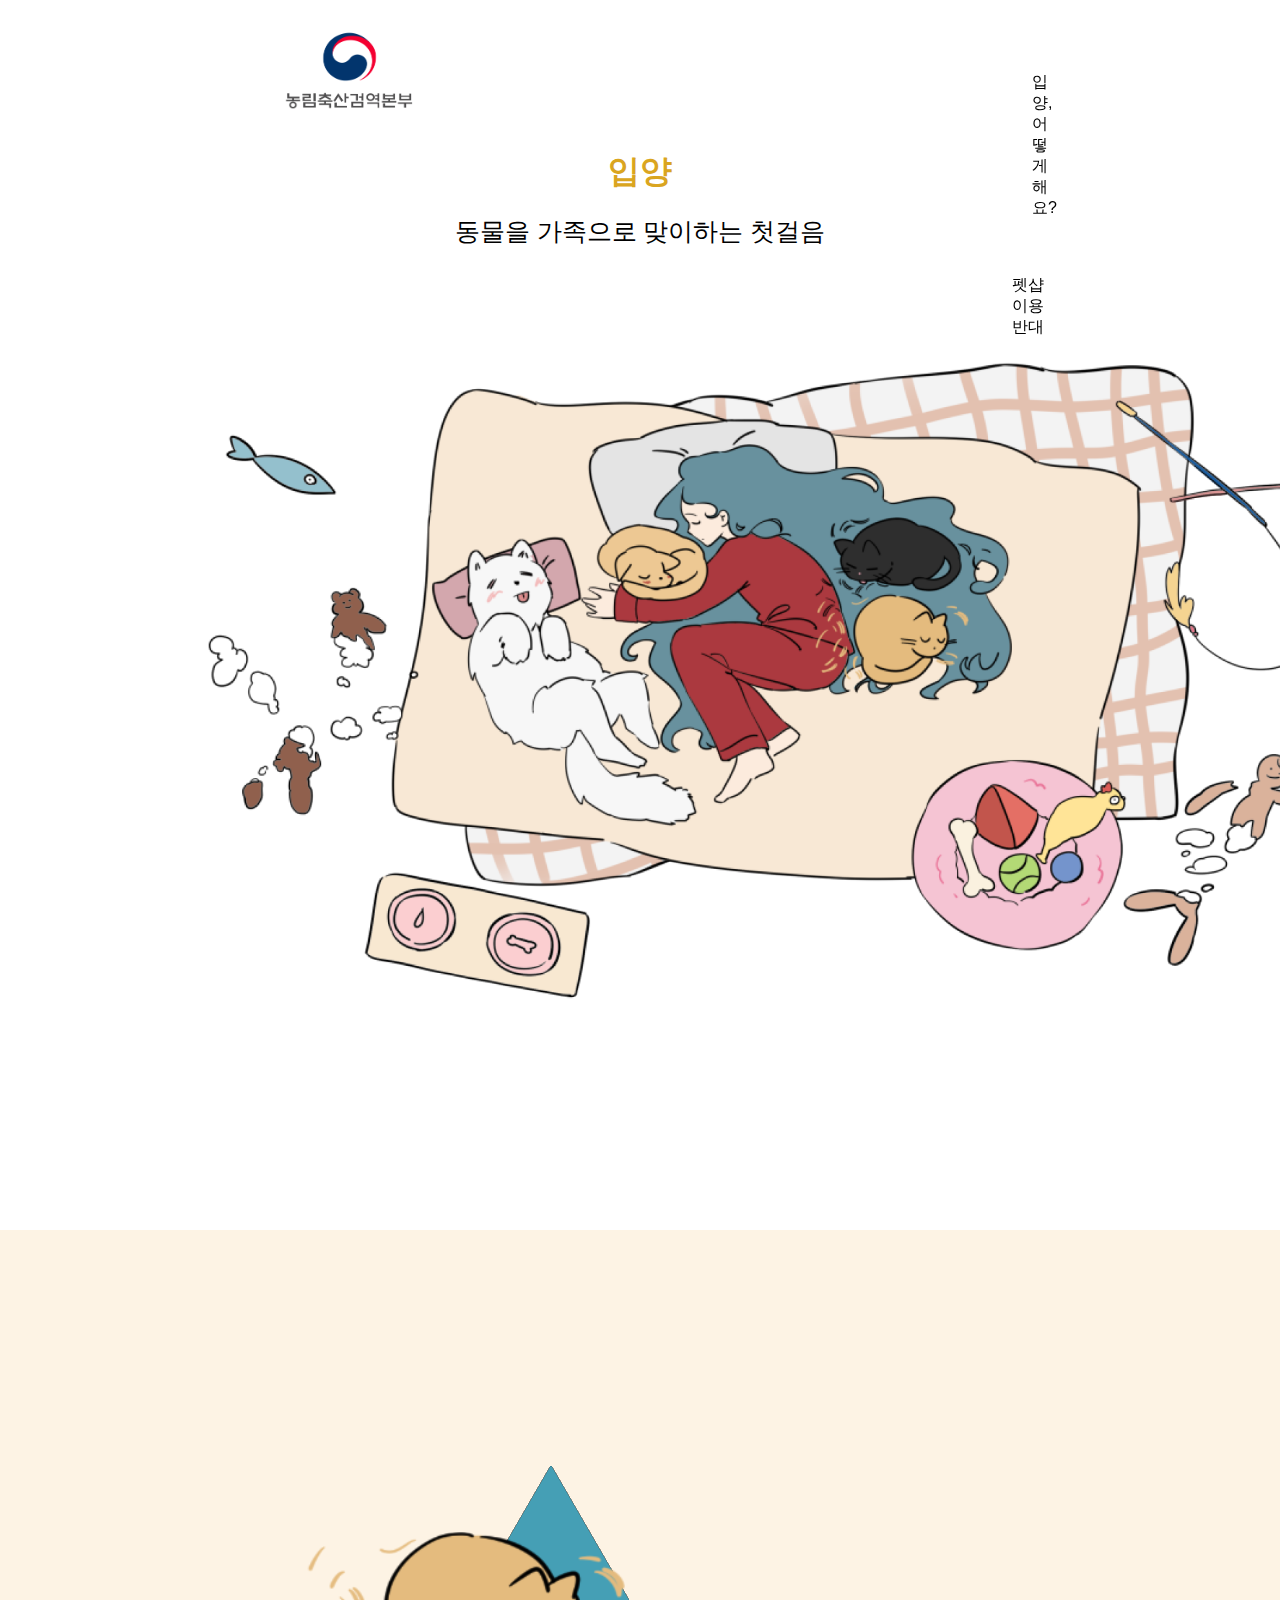
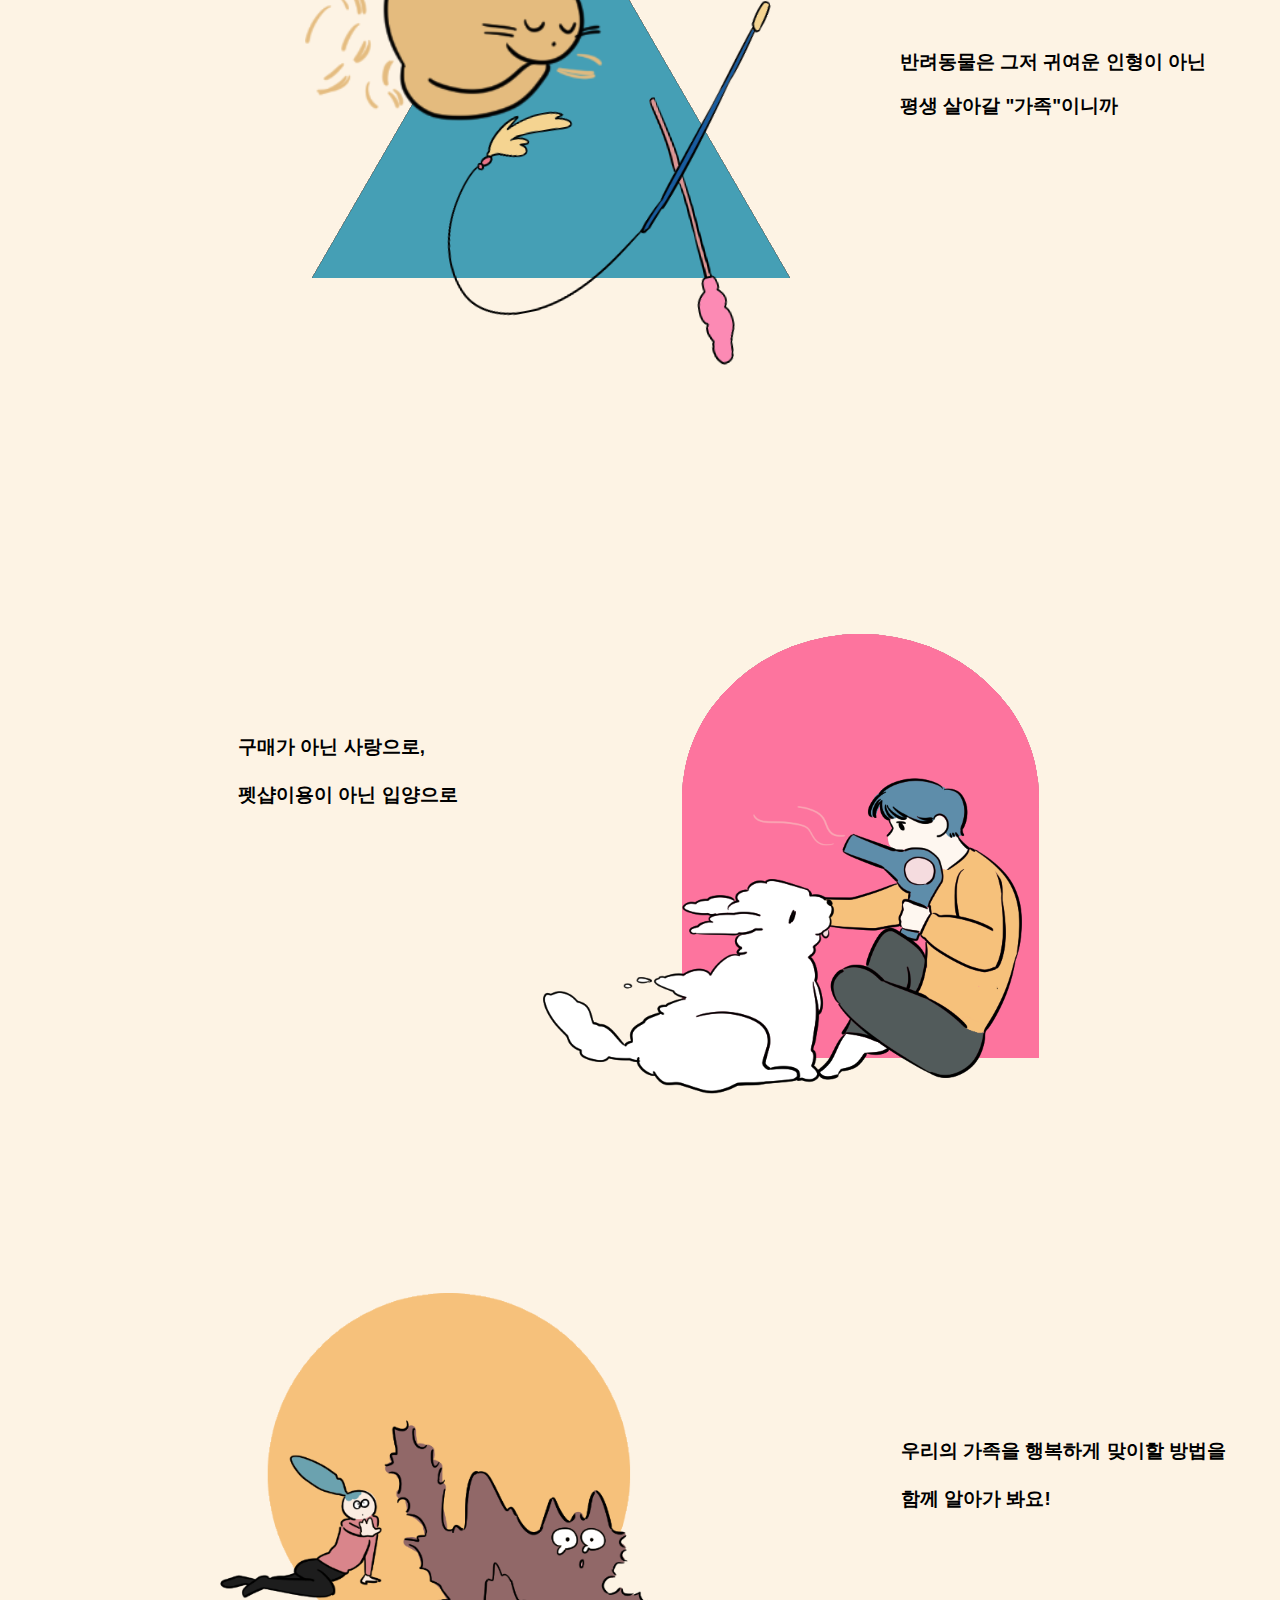
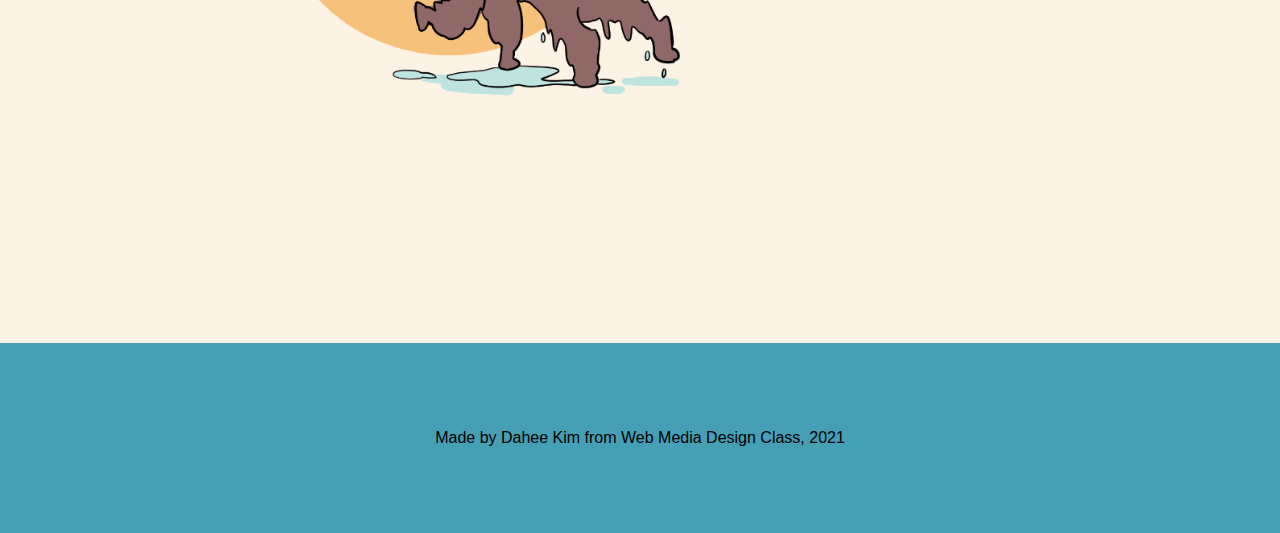
<file: index.html>
<!DOCTYPE html>
<html lang="ko">
<head>
  <meta charset="UTF-8">
  <meta http-equiv="X-UA-Compatible" content="IE=edge">
  <meta name="viewport" content="width=device-width, initial-scale=1.0">
  <title>농림축산검역본부와 함께하는 입양</title>
  <link rel="stylesheet" href="./main.css">
</head>
<body>
  <div class="header">
   <div class="header-out">
    <div class="header in" style="position:relative;" > 
      <nav>
        <a href="./index.html" class="main">
          <img src="./img/main_img/농림축산 로고.png"   class="logo"       alt="logo">
        </a>
        <ul>
           <li class="list1">
            <a href="./sub2.html">입양,어떻게 해요?</a>
          </li>
          <li>       
            <a href="./sub1.html">펫샵 이용 반대</a>
          </li>

        </ul>

      </nav>
    
    </div>
   
  </div>

  <div class="section1">
    <div class="introtext" style="color: goldenrod;">
    <h1>입양</h1> 
   </div>
   <div class="introtext2"  >
     동물을 가족으로 맞이하는 첫걸음
   </div>
   <div class="intro img">
     <img src="./img/main_img/intro1.png"   alt="intro1">
  </div>
  </div>

<div class="section2" >
 <div class="stn02">
  <img src="./img/main_img/1.png"  class="stn2-1"alt="img01">
 </div>
 <div class="txt1">
  <p class="txt1-1"><h3>반려동물은 그저 귀여운 인형이 아닌</h3></p>
  <p class="txt1-2"><h3>평생 살아갈 "가족"이니까</h3></p>
</div>
 </div>

 <div class="section3" >
  <div class="txt2">
    <p class="txt2-1">
     <h3>구매가 아닌 사랑으로, <br><br>
      펫샵이용이 아닌 입양으로</h3> 
    </p>
  </div>

 <div class="sen3">
   <img src="./img/main_img/2.png"   class="stn3"    alt="img02">
 </div>
 </div>

 <div class="section4">
   <img src="./img/main_img/3.png"  class="stn4"   alt="img03">
   <div class="txt3">
     <p class="txt3-1">
       <h3>우리의 가족을 행복하게 맞이할 방법을 
       <br> <br> 
       함께 알아가 봐요!</h3>
     </p>
   </div>
 </div>

  <div class="footer">
    <div class="fottext">
      <p class="foot">
        Made by Dahee Kim from Web Media Design Class, 2021

      </p>
    </div>

  </div>
    
</body>
</html>
</file>
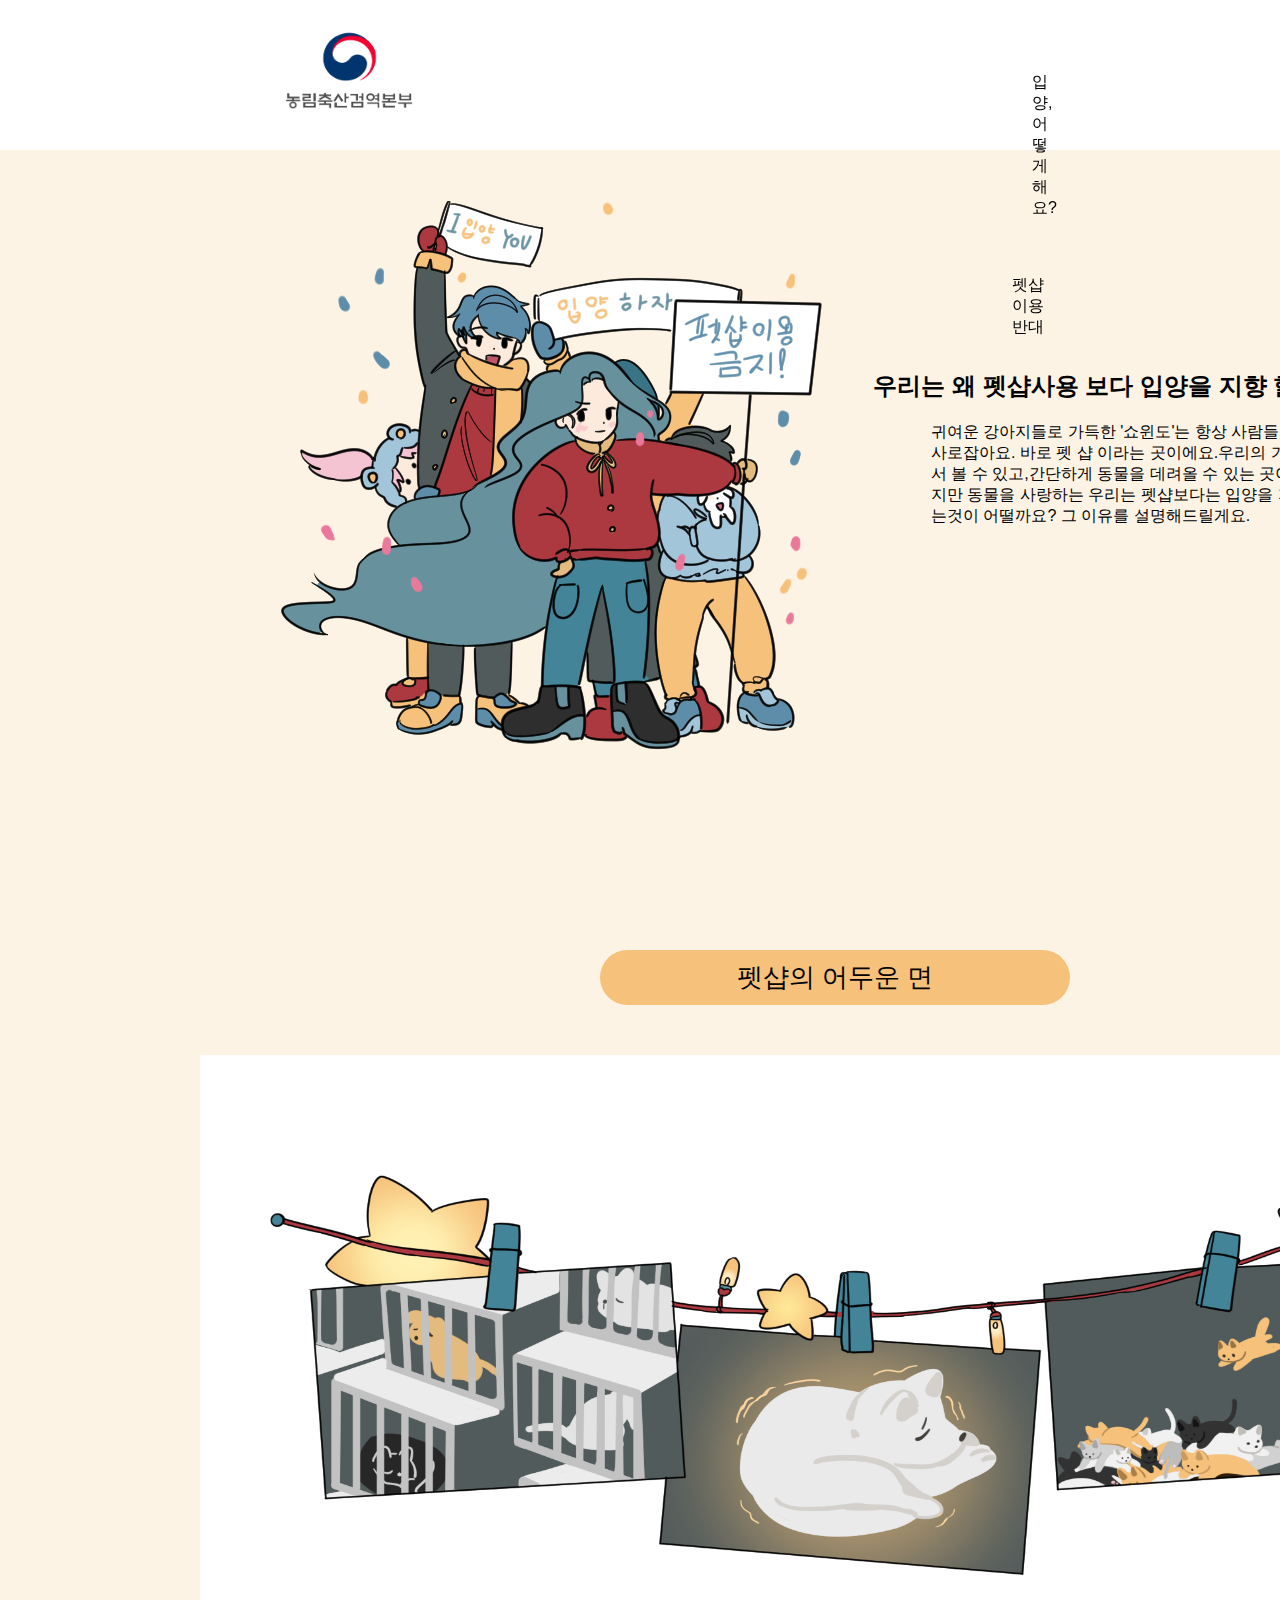
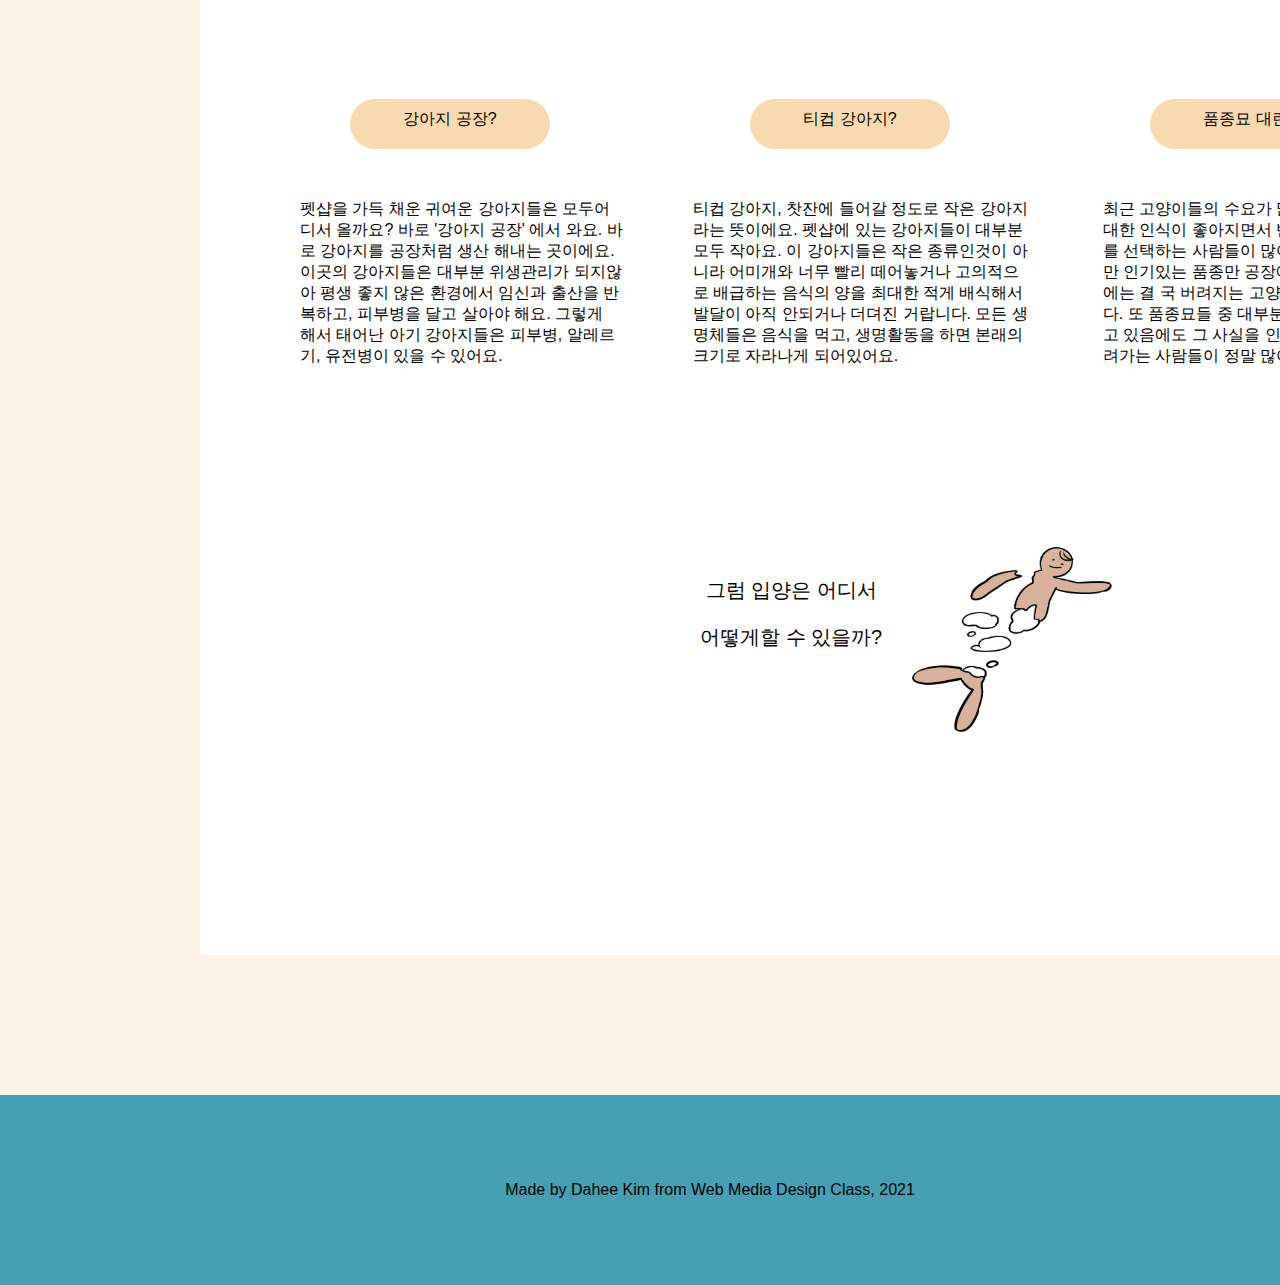
<file: sub1.html>
<!DOCTYPE html>
<html lang="en">
<head>
    <meta charset="UTF-8">
    <meta http-equiv="X-UA-Compatible" content="IE=edge">
    <meta name="viewport" content="width=device-width, initial-scale=1.0">
    <title>펫샵 이용 반대</title>
    <link rel="stylesheet" href="./sub1.css">
</head>
<body>

  <div class="header">
    <div class="header-out">
     <div class="header in" style="position:relative;" > 
       <nav>
         <a href="./index.html" class="main">
           <img src="./img/main_img/농림축산 로고.png"   class="logo"       alt="logo">
         </a>
         <ul>
            <li class="list1">
             <a href="./sub2.html">입양,어떻게 해요?</a>
           </li>
           <li>       
             <a href="./sub1.html">펫샵 이용 반대</a>
           </li>
 
         </ul>
 
       </nav>
     
     </div>
    
   </div>
<div class="section"> 
 <div class="set1">
  <div class="section1">
   <div class="intro"> 
    <div class= "img1">
       <img src="./img/sub1_img/1.png"   alt="img1">
       </div>
      <div class="introtxt">
        <div class= "제목">
         <h2>우리는 왜 펫샵사용 보다 입양을 지향 할까요?</h2>
        </div>
        <div class="인트로내용">
          귀여운 강아지들로 가득한 '쇼윈도'는 항상 사람들의 시선을 사로잡아요. 바로 펫
          샵 이라는 곳이에요.우리의 가까운 곳에서 볼 수 있고,간단하게 동물을 데려올
          수 있는 곳이에요. 하지만 동물을 사랑하는 우리는 펫샵보다는 입양을 지향 해보
          는것이 어떨까요? 그 이유를 설명해드릴게요. 
        </div>
   </div>
   </div>
  </div> 
  </div>
</div> 

  <div class="제목2container">
    <div class="제목2">
      펫샵의 어두운 면
    </div>
  </div>

 <div class="section2">
 <div class="plus">
 </div>
 <div class="img2">
   <img src="./img/sub1_img/2.png"  width="1150px" height="400px"  alt="img2">
 </div>
  <div class="titlebox">
      <div class="title1">
        강아지 공장?
      </div>
      <div class="title2">
        티컵 강아지?
      </div>
      <div class="title3">
        품종묘 대란?
      </div>
  </div>
 <div class="innerbox">
    <div class="inner1">
      펫샵을 가득 채운 귀여운 강아지들은 모두어디서 올까요? 바로 '강아지 공장' 에서 와요.
       바로 강아지를 공장처럼 생산 해내는 곳이에요. 이곳의 강아지들은 대부분 위생관리가
        되지않아 평생 좋지 
      않은 환경에서 임신과 출산을 반복하고, 피부병을 달고 살아야 해요. 
      그렇게 해서 태어난 아기 강아지들은 피부병, 알레르기, 유전병이 있을 수 있어요.
    </div>
    <div class="inner2">
      티컵 강아지, 찻잔에 들어갈 정도로 작은 강아지 라는 뜻이에요. 펫샵에 있는 강아지들이 대부분 모두 작아요.
       이 강아지들은 작은 종류인것이 아니라 어미개와 너무 빨리 떼어놓거나 고의적으로 배급하는 
      음식의 양을 최대한 적게 배식해서 발달이 아직 안되거나 더뎌진 거랍니다.
       모든 생명체들은 음식을 먹고, 생명활동을 하면 본래의 크기로 자라나게 되어있어요. 
    </div>
    <div class="inner3">
      최근 고양이들의 수요가 많아지고 고양이에대한 인식이 좋아지면서 반려동물로 고양이를 선택하는 
      사람들이 많아지고 있어요. 하지만 인기있는 품종만 공장에서 생산하고, 그중에는 결
      국 버려지는 고양이들이 정말 많답니다. 또 품종묘들 중 대부분은 유전병을 지니고 있음에도
       그 사실을 인지 하지 못한 채 데려가는 사람들이 정말 많아요. 
    </div>
   </div>

   <div class="nextpage">
      <div class="nxtcontain">
        <div class="nxttxt">
          그럼 입양은 어디서
            <p></p>어떻게할 수 있을까?
        </div>
       <div class="img3">
         <a  href="./sub2.html"> <img src="./img/sub1_img/진저쿠키맨.png"  width="200px" height="185px"    alt="img03"></a>
       </div> 
      </div>
   </div>
</div>

<div class="footer">
  <div class="fottext">
    <p class="foot">
      Made by Dahee Kim from Web Media Design Class, 2021

    </p>
  </div>

</div>



</body>
</html>
</file>
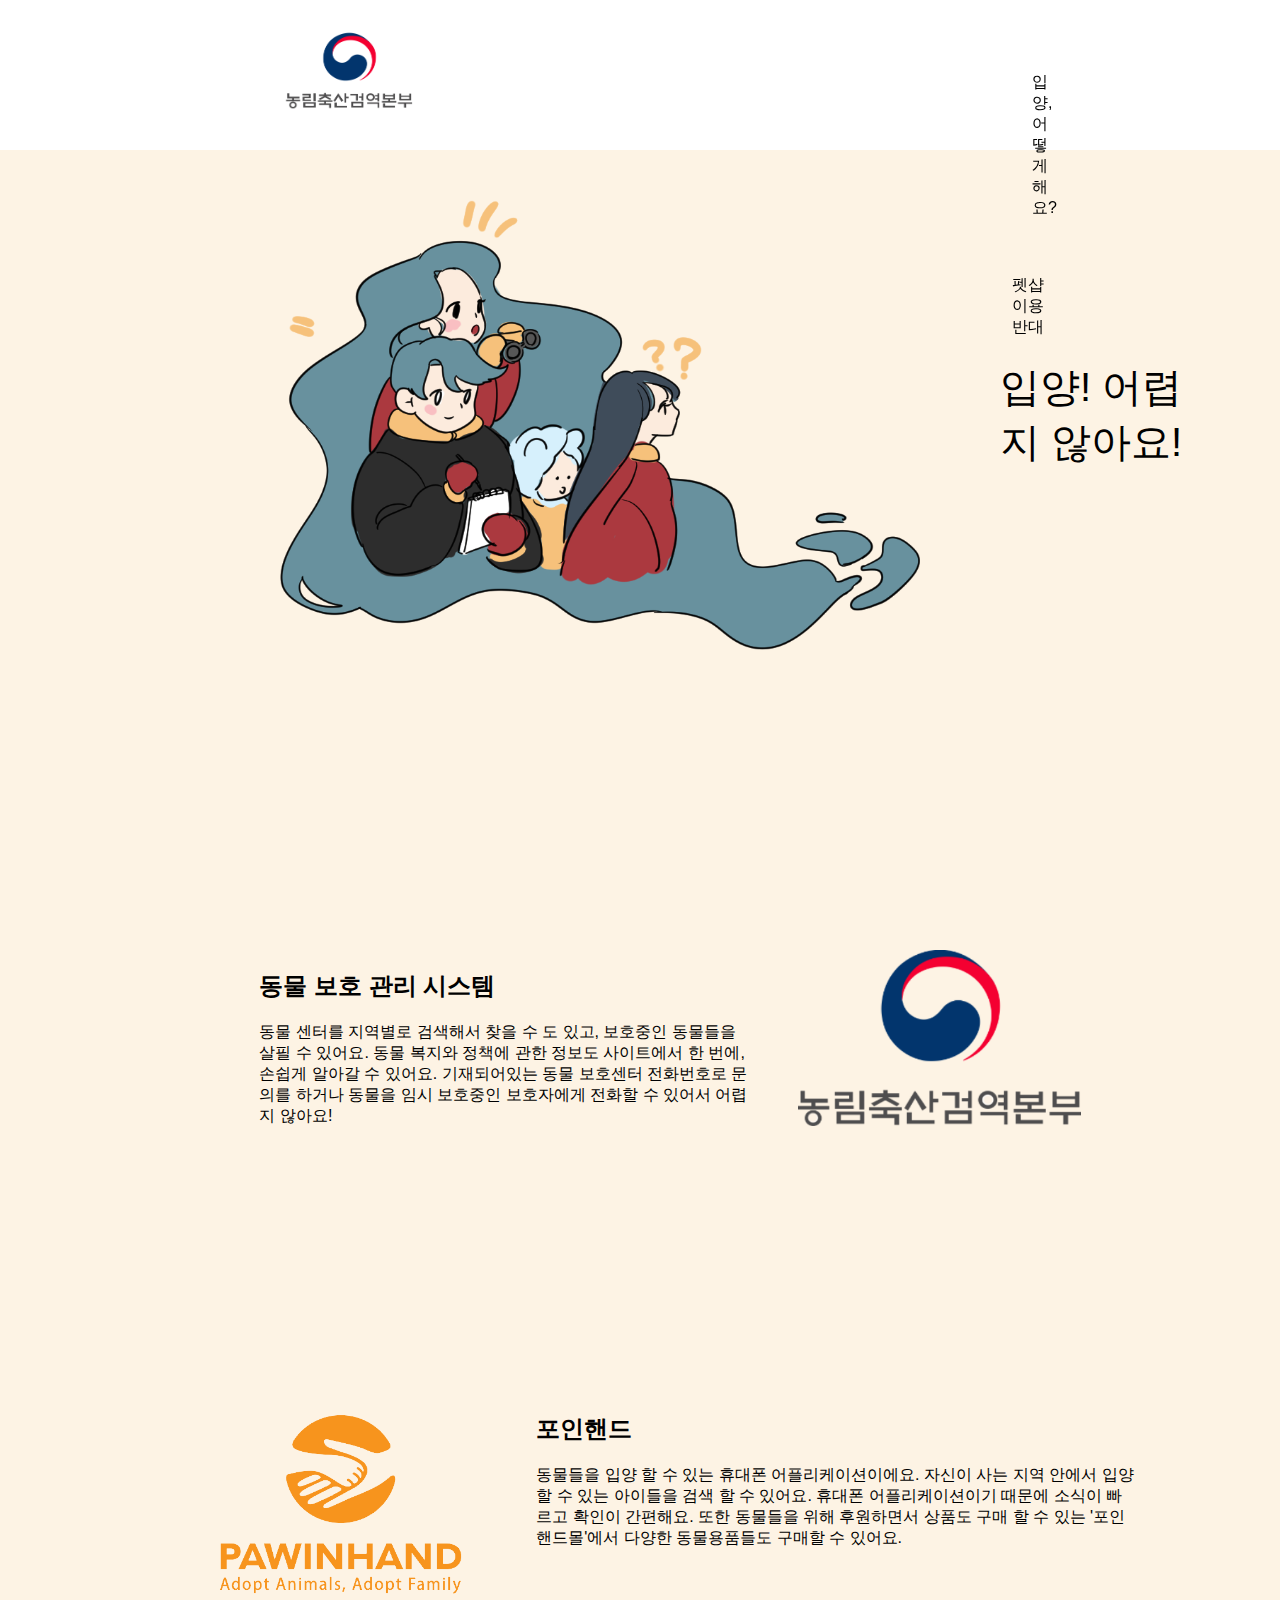
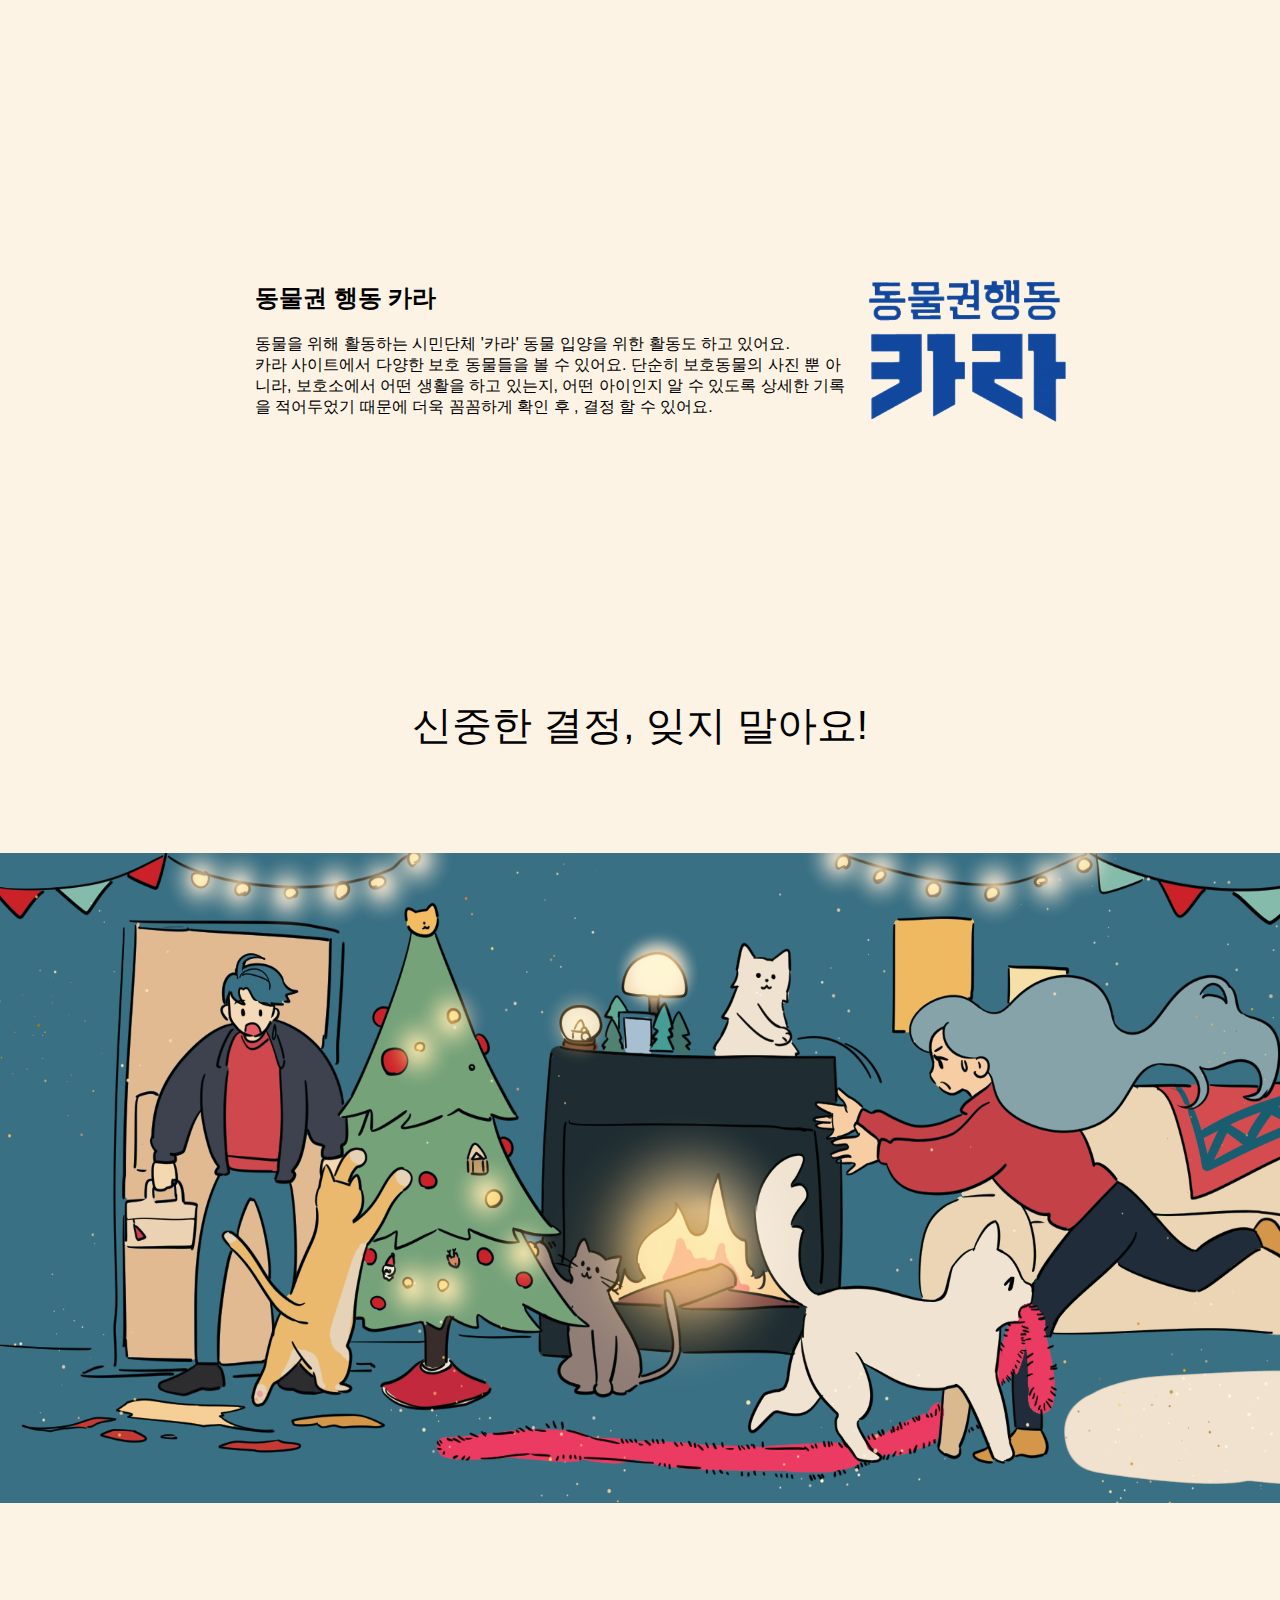
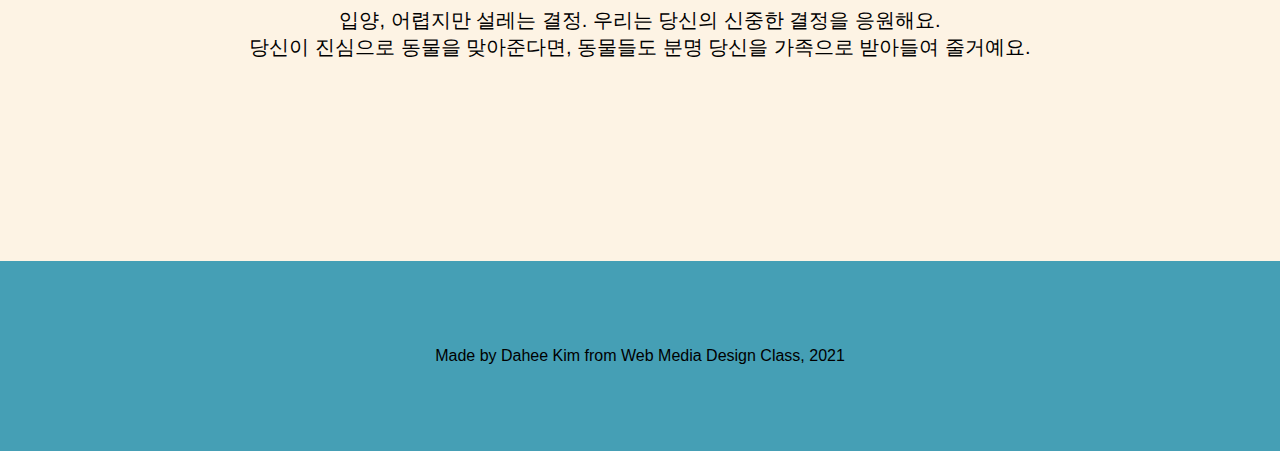
<file: sub2.html>
<!DOCTYPE html>
<html lang="en">
<head>
    <meta charset="UTF-8">
    <meta http-equiv="X-UA-Compatible" content="IE=edge">
    <meta name="viewport" content="width=device-width, initial-scale=1.0">
    <title>Document</title>
    <link rel="stylesheet" href="./sub2.css">
</head>
<body>
    <div class="header">
        <div class="header-out">
         <div class="header in" style="position:relative;" > 
           <nav>
             <a href="./index.html" class="main">
               <img src="./img/main_img/농림축산 로고.png"   class="logo"       alt="logo">
             </a>
             <ul>
                <li class="list1">
                 <a href="./sub2.html">입양,어떻게 해요?</a>
               </li>
               <li>       
                 <a href="./sub1.html">펫샵 이용 반대</a>
               </li>
     
             </ul>
     
           </nav>
         
          </div>
        </div>
    </div>

   <div class="intro">
       <div class="intro img">
           <img src="./img/sub2_img/3.png"   width="640px" height="450px"  class="img0"  alt="img1">
       </div>
       <div class="introtxt">
          <p class=txt0 >입양! 어렵지 않아요!</p> 
       </div>
   </div> 

   <div class="section1">
       <div class="농림설명">
       <h2 class="txt1">동물 보호 관리 시스템</h2>
       <p class="txt1-1">동물 센터를 지역별로 검색해서 찾을 수 도 있고, 보호중인 동물들을<br>
            살필 수 있어요. 동물 복지와 정책에 관한 정보도 사이트에서 한 번에,<br> 
            손쉽게 알아갈 수 있어요. 기재되어있는 동물 보호센터 전화번호로 문<br>의를 하거나 
            동물을 임시 보호중인 보호자에게 전화할 수 있어서 어렵<br>지 않아요!</p>
        </div>
       <div class="sec1img">
          <a href="https://www.animal.go.kr/front/index.do"> <img src="./img/sub2_img/농림.png" width="283px" height="176px"  alt="img1"></a>
       </div>
   </div>

   <div class="section2">
     <div class="sec2img">
       <a href="http://pawinhand.kr/"> <img src="./img/sub2_img/포인핸드.png" width="270px" height="215px"  alt="img2"></a>  
     </div>
     <div class="포인핸드">
       <h2>포인핸드</h2>
       <p>
        동물들을 입양 할 수 있는 휴대폰 어플리케이션이에요. 자신이 사는 지역 안에서 입양<br>
        할 수 있는 아이들을 검색 할 수 있어요. 휴대폰 어플리케이션이기 때문에 소식이 빠<br>
        르고 확인이 간편해요. 또한 동물들을 위해 후원하면서 상품도 구매 할 수 있는 '포인<br>
        핸드몰'에서 다양한 동물용품들도 구매할 수 있어요. 
       </p>
     </div>
   </div>

   <div class="section3">
    <div class="카라">
    <h2 class="txt3">동물권 행동 카라 </h2>
    <p class="txt3-1">동물을 위해 활동하는 시민단체 '카라' 동물 입양을 위한 활동도 하고 있어요. <br>
      카라 사이트에서 다양한 보호 동물들을 볼 수 있어요. 단순히 보호동물의 사진 뿐 아<br>
      니라, 보호소에서 어떤 생활을 하고 있는지, 어떤 아이인지 알 수 있도록 상세한 기록<br>
      을 적어두었기 때문에 더욱 꼼꼼하게 확인 후 , 결정 할 수 있어요. </p>
     </div>
    <div class="sec3img">
       <a href="https://www.ekara.org/"> <img src="../img/sub2_img/카라.png" width="240px" height="182px"  alt="img3"></a>
    </div>
</div>

<div class= "section4">
  <p class="txt4">
    신중한 결정, 잊지 말아요!
  </p>
  <div class="sec4img"> 
    <img src="./img/sub2_img/end.png"  width="100%" height="650px"   alt="img4">
  </div>
  <p class= "txt5"> 입양, 어렵지만 설레는 결정. 우리는 당신의 신중한 결정을 응원해요.<br>
    당신이 진심으로 동물을 맞아준다면, 동물들도 분명 당신을 가족으로 받아들여 줄거예요.</p>
</div>

<div class="footer">
  <div class="fottext">
    <p class="foot">
      Made by Dahee Kim from Web Media Design Class, 2021

    </p>
  </div>

</div>

</div>
</body>
</html>
</file>
<file: main.css>
body
{ font-family: 'Noto Sans KR', sans-serif;
    padding: 0;
    margin: 0;
    
   
  }
  

div.header
{
  width: 100%;
  height: 100px;
  position:absolute;
  margin-top: 0px;
  z-index:1;
}


div.header-out
{
  width: 1920px;
  height: 150px;
  position: fixed;
  background-color: #fff;
  margin-top: 0;
  z-index:1;
}

nav
{ 
  margin-top: 0;
  margin-left: 272px;
  margin-right: 260px;
  padding: 0;
  height: 100px;
  position: fixed;
  background-color: #fff;
 
  
}

img.logo
{ position: absolute;
  width: 150px;
  height: 80px;
  margin-top: 30px;
 
}

ul{
  display: block;
    list-style-type: disc;
  margin-left:700px;
 
}

a
{
  text-decoration-line: none;
  color: inherit;
}

li 
{
  margin: 0;
  display: block;
  float: right; 
  margin-top: 56px;
 
}



li.list1
{
  margin-left:20px;
}

div.section1 
{ 
  text-align: center;
  position: relative;
  margin-top: 150px;
  max-width: 1920px;
 height: 80px;
}

div.introtext2
{
  font-size: 25px;
}
div.intro img
{margin-left: 100px;
  margin-top: 0px;
  width: 1386px;
  height: 780px;
  position: relative;
}

div.section2
{ 
  background-color: #FDF3E4;
  margin-top: 1000px;
  max-width: 100%;
    display: flex;
   
}

img.stn2-1
{  

  width: 562px;
  height: 588px;
  margin-left: 270px;;
  margin-top: 212px
  
 
}

div.stn02
{
  width: 600px;
  position: relative;
}


div.txt1
{
  margin-top:400px;
  margin-left: 300px;
  
}

div.section3
{
  position: relative;
  background-color: #FDF3E4;
  max-width: 100%;
  display: flex;
  justify-content: center;
}

p.txt2-1
{ 
  position: relative;
  margin-right: 150px;
  margin-top: 300px;
  text-align: left;
}

img.stn3
{
  margin-top: 200px;
  margin-left: 80px;
}

div.section4
{
  position: relative;
  background-color: #FDF3E4;
  max-width: 100%;
  display: flex;
 
}

img.stn4
{
  margin-top: 185px;
  margin-left: 200px;
  margin-bottom: 200px;
  width: 501px;
  height: 450px;

}

div.txt3
{
  position: relative;
  margin-left: 200px;
  margin-top: 130px;

}




p.txt3-1
{
  margin-top: 200px;
  margin-left:300px;
  position: relative;
}

div.footer
{ padding: 70px;
  position: relative;
  background-color: #459FB5;
  max-width: 100%;
  display: flex;
  justify-content: center;
}

p.footer
{
  margin-top: 200px;
 
}
</file>
<file: sub1.css>
body
{ font-family: 'Noto Sans KR', sans-serif;
    padding: 0;
    margin: 0;
    background-color: #FDF3E4;
   
  }
  

div.header
{
  width: 100%;
  height: 100px;
  position:absolute;
  margin-top: 0px;
  z-index:1;
}


div.header-out
{
  width: 1920px;
  height: 150px;
  position: fixed;
  background-color: #fff;
  margin-top: 0;
  z-index:1;
}

nav
{ 
  margin-top: 0;
  margin-left: 272px;
  margin-right: 272px;
  padding: 0;
  height: 100px;
  position: fixed;
  background-color: #fff;
 
  
}

img.logo
{ position: absolute;
  width: 150px;
  height: 80px;
  margin-top: 30px;
 
}

ul{
  display: block;
    list-style-type: disc;
  margin-left:700px;
 
}

a
{
  text-decoration-line: none;
  color: inherit;
}

li 
{
  margin: 0;
  display: block;
  float: right; 
  margin-top: 56px;
 
}



li.list1
{
  margin-left:20px;
}

div.set1
{
  margin-top: 0;
  width: 100%;
  height: 740px;
  background-color: #FDF3E4;
}

div.section1
{ margin-top: 200px;
  width: 1379px;
  height: 593px;
  background-color: #FDF3E4;
  position: relative;
  margin-left: 281px;
}


div.intro
{
  position: relative;
  width: 1379px;
  height: 593px;
}


div.img1
{ 
  width: 0px;
  height: 0px;
  position: relative;
}

div.introtxt
{
  position: relative;
  text-align:right;
  margin-top: 50px;
  margin-right: 200px;
  padding: 100px;
 
}

div.인트로내용
{
  text-align: left;
  margin-left: 550px;
}

div.제목2container
{ margin-top: 10px;
  margin-left: 600px;
  position: relative;
  box-sizing: border-box;
  border-radius: 30px;
  background-color: #F6C17B ;
  width: 470px;
  margin-bottom: 50px;
  
}

div.제목2
{ font-size: 26px;
  text-align: center;
  padding: 10px;
}




div.section2
{
  width: 1320px;
  height: 1500px;
  background-color: #fff;
  margin-left: 200px;
 
}


div.plus
{
  background-color: #fff;
  width:1320px;
  height: 100px;
}


div.img2
{ 
  margin-top:20px;
  margin-left: 70px;
  
}





div.titlebox
{
  margin-top: 120px;
  display: flex;
}

div.title1
{ text-align: center;
  box-sizing: border-box;
  border-radius: 30px;
  width: 200px;
  height:50px;
  padding: 10px;
  background-color:#F9DAAF;
  margin-left: 150px;
}

div.title2
{text-align: center;
  box-sizing: border-box;
  background-color: #F9DAAF;
  border-radius: 30px;
  width: 200px;
  height:50px;
  padding: 10px;
  margin-left: 200px;
}

div.title3
{
  text-align: center;
  box-sizing: border-box;
  background-color: #F9DAAF;
  border-radius: 30px;
  width: 200px;
  height:50px;
  padding: 10px;
  margin-left: 200px;
}

div.innerbox
{
  display: flex;
  padding: 40px;
}

div.inner1
{  margin-left:50px;
 
  padding:10px;
 

}


div.inner2
{  margin-left:50px;

  padding:10px;

}

div.inner3
{  margin-left: 50px;
 
  padding: 10px;
  margin-right: 50px;

}


div.nextpage
{
  margin-top: 100px;
  width: 100%;
  display: flex;
}

div.nxtcontain
{
  position: relative;
  display: flex;
  margin-left: 500px;
}

div.nxttxt
{
  text-align: center;
  margin-top: 60px;
  font-size: 20px;
}


div.img3
{
  
  width: 500px;
  height: 500px;
  box-sizing: border-box;
  position: relative;
  margin-left: 30px;
  margin-top: 30px;
}

div.footer
{ padding: 70px;
  position: relative;
  background-color: #459FB5;
  width: 1320px;
  width: 100%;
  justify-content: center;
  margin-top: 140px;
  text-align: center;
}

p.footer
{
  margin-top: 200px;
 
}
</file>
<file: sub2.css>
body
{ font-family: 'Noto Sans KR', sans-serif;
    padding: 0;
    margin: 0;
    background-color: #FDF3E4;
   
  }
  

div.header
{
  width: 100%;
  height: 100px;
  position:absolute;
  margin-top: 0px;
  z-index:1;
}


div.header-out
{
  width: 1920px;
  height: 150px;
  position: fixed;
  background-color: #fff;
  margin-top: 0;
  z-index:1;
}

nav
{ 
  margin-top: 0;
  margin-left: 272px;
  margin-right: 272px;
  padding: 0;
  height: 100px;
  position: fixed;
  background-color: #fff;
 
  
}

img.logo
{ position: absolute;
  width: 150px;
  height: 80px;
  margin-top: 30px;
 
}

ul{
  display: block;
    list-style-type: disc;
  margin-left:700px;
 
}

a
{
  text-decoration-line: none;
  color: inherit;
}

li 
{
  margin: 0;
  display: block;
  float: right; 
  margin-top: 56px;
 
}



li.list1
{
  margin-left:20px;
}


div.intro
{
 
    padding: 100px 80px;
    display: flex;
   margin-left: 60px;
}

div.introtxt
{
 margin-top: 220px;

}

p.txt0
{
  font-size: 40px;
 
}

div.section1
{   
   padding: 100px 80px;
   display: flex;
   margin-left: 60px;
   justify-content: center;
   

}

div.sec1img
{
  margin-left: 50px;
}


div.section2
{ margin-top: 50px;
  padding: 100px 80px;
  display: flex;
  margin-left: 60px;
  justify-content: center;
}   

div.sec2img
{
  margin-right: 60px;
}

div.section3
{   
   padding: 100px 80px;
   display: flex;
   margin-left: 60px;
   justify-content: center;
   margin-top: 50px;
   
}

div.section4
{
  margin-top: 150px;
}

p.txt4
{
  text-align: center;
  font-size: 40px;
}

div.sec4img
{margin-top: 100px;
}


p.txt5
{
  text-align: center;
  font-size: 20px;
  margin-top: 100px;
}

div.footer
{ padding: 70px;
  position: relative;
  background-color: #459FB5;
  max-width: 100%;
  display: flex;
  justify-content: center;
  margin-top: 200px;
}

p.footer
{
  margin-top: 200px;
 
}
</file>
